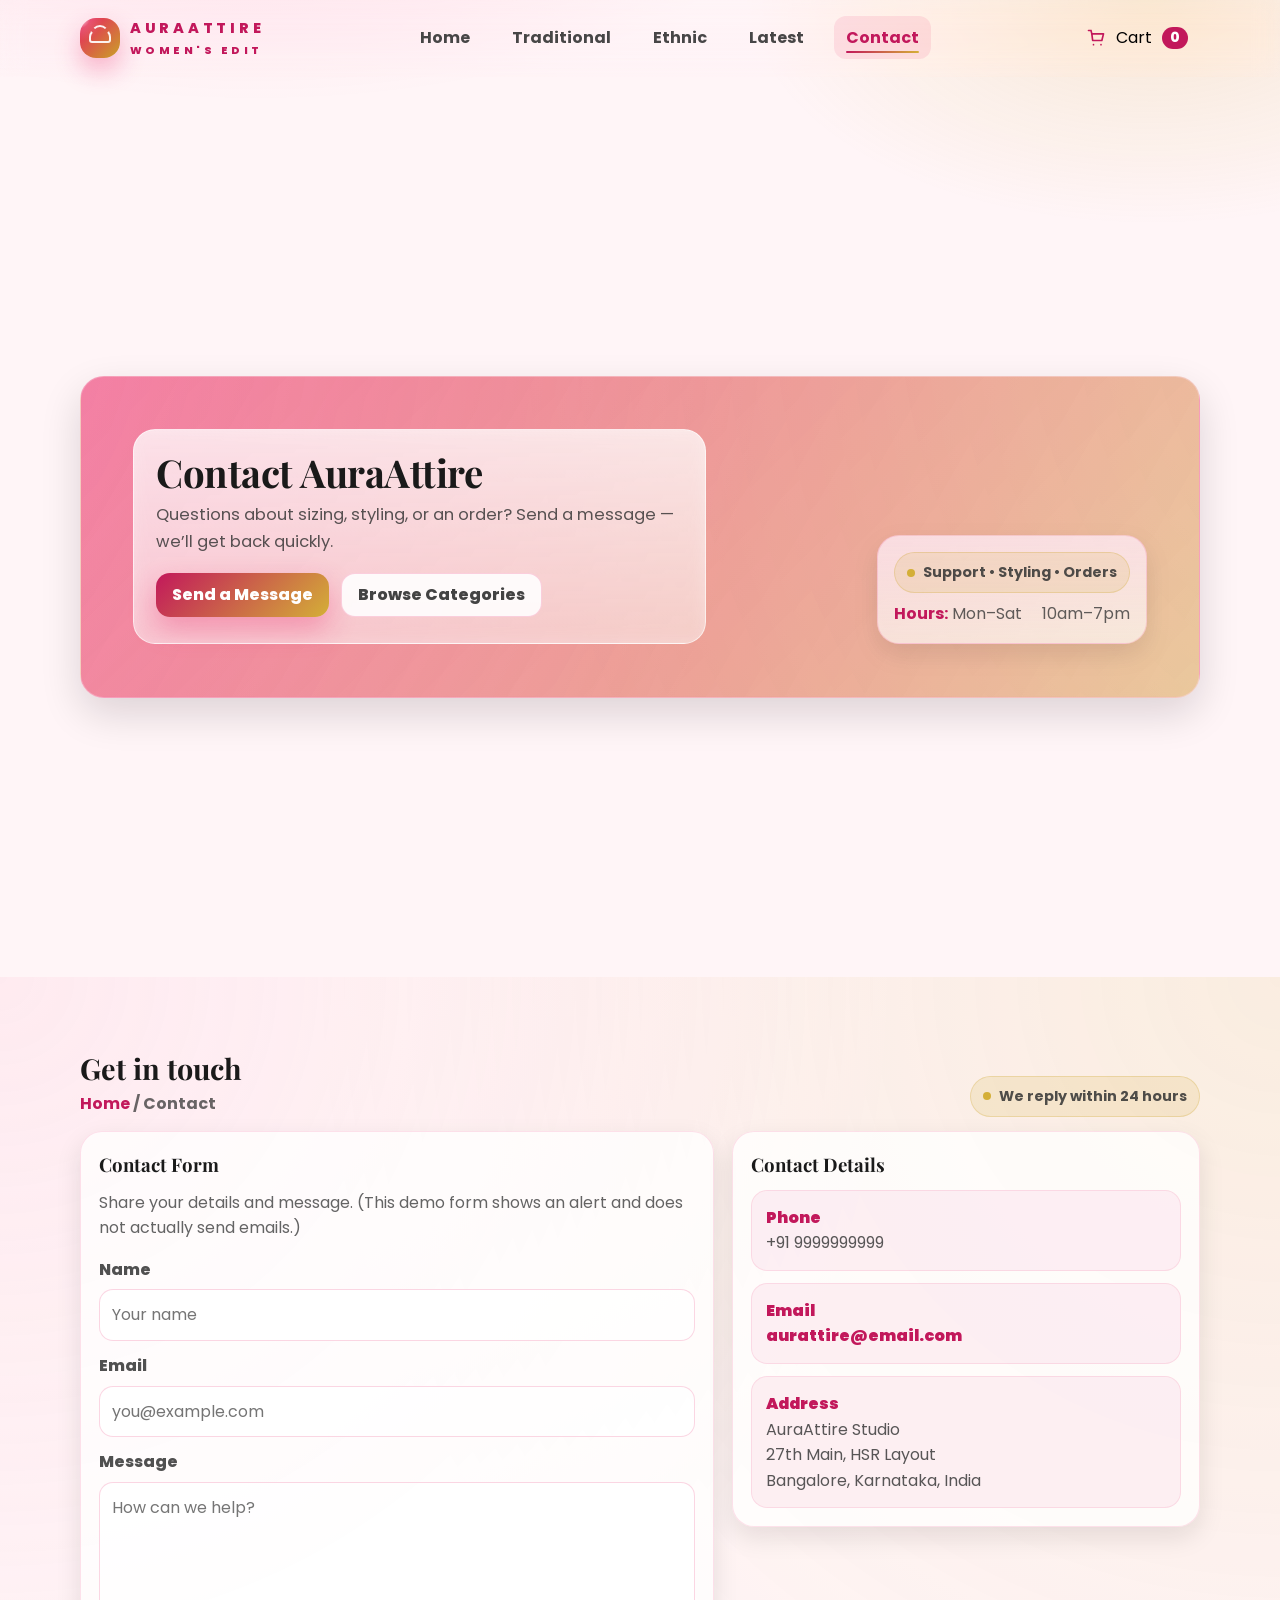
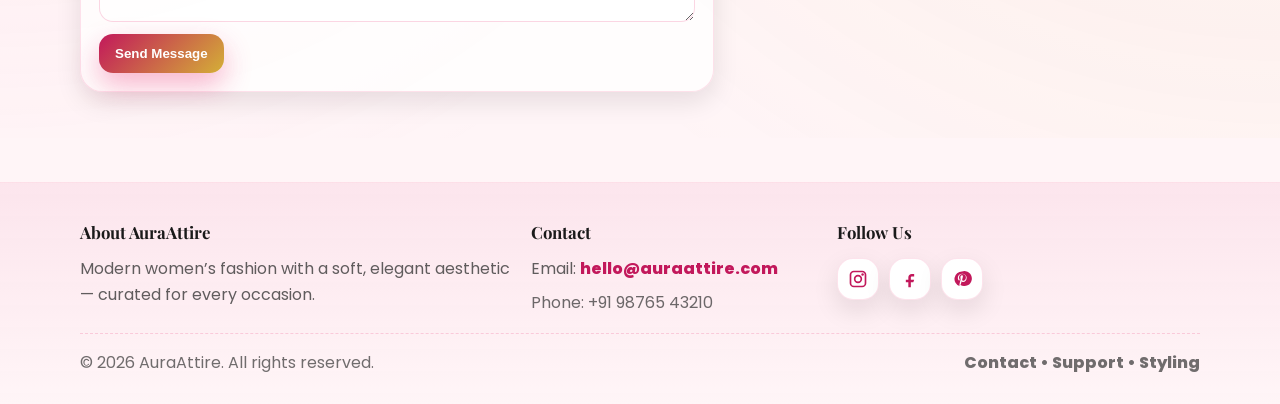
<file: contact.html>
<!doctype html>
<html lang="en">
  <head>
    <meta charset="UTF-8" />
    <meta name="viewport" content="width=device-width, initial-scale=1.0" />
    <title>AuraAttire | Contact</title>
    <link rel="preconnect" href="https://fonts.googleapis.com" />
    <link rel="preconnect" href="https://fonts.gstatic.com" crossorigin />
    <link
      href="https://fonts.googleapis.com/css2?family=Playfair+Display:wght@500;600;700;800&family=Poppins:wght@300;400;500;600;700;800&display=swap"
      rel="stylesheet"
    />
    <link rel="stylesheet" href="css/style.css" />
    <script defer src="js/script.js"></script>
  </head>
  <body>
    <a class="skip-link" href="#main">Skip to content</a>

    <header class="site-header">
      <div class="container nav" role="navigation" aria-label="Primary">
        <a class="logo" href="index.html" aria-label="AuraAttire home">
          <span class="logo-badge" aria-hidden="true"></span>
          <span class="logo-text-main">
            <span class="logo-wordmark">AuraAttire</span>
            <span class="logo-tagline">WOMEN'S EDIT</span>
          </span>
        </a>

        <button class="nav-toggle" type="button" aria-label="Open menu" aria-expanded="false">
          <span class="burger" aria-hidden="true">
            <span></span><span></span><span></span>
          </span>
        </button>

        <ul class="nav-links">
          <li><a href="index.html">Home</a></li>
          <li><a href="traditional.html">Traditional</a></li>
          <li><a href="ethnic.html">Ethnic</a></li>
          <li><a href="latest.html">Latest</a></li>
          <li><a class="active" href="contact.html">Contact</a></li>
        </ul>

        <div class="nav-right">
          <button class="cart cart-trigger" type="button" aria-label="Open cart">
            <svg class="cart-icon" viewBox="0 0 24 24" fill="none" aria-hidden="true">
              <path d="M7 7h14l-2 8H8L7 7Z" stroke="currentColor" stroke-width="2" stroke-linejoin="round" />
              <path d="M7 7 6 3H3" stroke="currentColor" stroke-width="2" stroke-linecap="round" />
              <path d="M9 21a1 1 0 1 0 0-2 1 1 0 0 0 0 2Z" fill="currentColor" />
              <path d="M18 21a1 1 0 1 0 0-2 1 1 0 0 0 0 2Z" fill="currentColor" />
            </svg>
            <span>Cart</span>
            <span id="cart-count" class="cart-count" aria-label="Items in cart">0</span>
          </button>
        </div>
      </div>
    </header>

    <main id="main">
      <div class="cart-overlay" aria-hidden="true">
        <aside class="cart-panel" aria-label="Shopping cart" aria-hidden="true">
          <header>
            <div>
              <h2>Your Cart</h2>
              <p class="cart-tagline">Review your AuraAttire favourites.</p>
            </div>
            <button class="cart-close" type="button" data-close-cart aria-label="Close cart">×</button>
          </header>
          <div class="cart-body">
            <p class="cart-empty">Your cart is empty. Add a few dresses you love.</p>
            <ul class="cart-items"></ul>
          </div>
          <div class="cart-summary">
            <div class="cart-summary-row">
              <span>Total</span>
              <strong class="cart-subtotal-amount">₹0</strong>
            </div>
            <div class="cart-actions">
              <button class="btn btn-outline" type="button" data-clear-cart>Clear</button>
              <button class="btn btn-primary" type="button" data-checkout>Proceed to Checkout</button>
            </div>
          </div>
        </aside>
      </div>
      <section class="hero">
        <div
          class="container hero-surface"
          style="
            --hero-image: url('https://images.unsplash.com/photo-1520975940101-3d0e38f8a1a2?auto=format&fit=crop&w=1600&q=80');
          "
        >
          <div class="hero-inner" style="min-height: 280px">
            <div class="hero-copy">
              <h1>Contact AuraAttire</h1>
              <p>Questions about sizing, styling, or an order? Send a message — we’ll get back quickly.</p>
              <div class="hero-cta">
                <a class="btn btn-primary btn-wide" href="#contact">Send a Message</a>
                <a class="btn btn-outline btn-wide" href="index.html#categories">Browse Categories</a>
              </div>
            </div>
            <div class="hero-aside" aria-hidden="true">
              <div class="hero-chip">
                <div class="badge"><span class="dot"></span> Support • Styling • Orders</div>
                <div class="line"><span><strong>Hours:</strong> Mon–Sat</span><span>10am–7pm</span></div>
              </div>
            </div>
          </div>
        </div>
      </section>

      <section class="section" id="contact">
        <div class="container">
          <div class="page-title">
            <div>
              <h1>Get in touch</h1>
              <div class="crumb"><a href="index.html">Home</a> / Contact</div>
            </div>
            <span class="badge"><span class="dot"></span> We reply within 24 hours</span>
          </div>

          <div class="contact-wrap" style="margin-top: 14px">
            <div class="panel">
              <h3 style="margin: 0 0 10px">Contact Form</h3>
              <p style="margin: 0 0 16px; color: rgba(51, 51, 51, 0.76)">
                Share your details and message. (This demo form shows an alert and does not actually send emails.)
              </p>

              <form data-contact-form>
                <div class="field">
                  <label for="name">Name</label>
                  <input id="name" name="name" type="text" placeholder="Your name" autocomplete="name" required />
                </div>
                <div class="field">
                  <label for="email">Email</label>
                  <input id="email" name="email" type="email" placeholder="you@example.com" autocomplete="email" required />
                </div>
                <div class="field">
                  <label for="message">Message</label>
                  <textarea id="message" name="message" placeholder="How can we help?" required></textarea>
                </div>
                <button class="btn btn-primary btn-wide" type="submit">Send Message</button>
              </form>
            </div>

            <aside class="panel" aria-label="Contact information">
              <h3 style="margin: 0 0 10px">Contact Details</h3>
              <div class="info-list">
                <div class="info-item">
                  <div class="k">Phone</div>
                  <div class="v">+91 9999999999</div>
                </div>
                <div class="info-item">
                  <div class="k">Email</div>
                  <div class="v">
                    <a href="mailto:aurattire@email.com" style="color: var(--primary); font-weight: 850">aurattire@email.com</a>
                  </div>
                </div>
                <div class="info-item">
                  <div class="k">Address</div>
                  <div class="v">
                    AuraAttire Studio<br />
                    27th Main, HSR Layout<br />
                    Bangalore, Karnataka, India
                  </div>
                </div>
              </div>
            </aside>
          </div>
        </div>
      </section>

      <footer class="footer">
        <div class="container">
          <div class="footer-grid">
            <div>
              <h3>About AuraAttire</h3>
              <p>Modern women’s fashion with a soft, elegant aesthetic — curated for every occasion.</p>
            </div>
            <div>
              <h3>Contact</h3>
              <p>
                Email:
                <a href="mailto:hello@auraattire.com" style="color: var(--primary); font-weight: 800">hello@auraattire.com</a>
              </p>
              <p style="margin-top: 8px; color: rgba(51, 51, 51, 0.72)">Phone: +91 98765 43210</p>
            </div>
            <div>
              <h3>Follow Us</h3>
              <div class="social" aria-label="Social links">
                <a href="#" aria-label="Instagram">
                  <svg viewBox="0 0 24 24" fill="none" aria-hidden="true">
                    <path
                      d="M7 3h10a4 4 0 0 1 4 4v10a4 4 0 0 1-4 4H7a4 4 0 0 1-4-4V7a4 4 0 0 1 4-4Z"
                      stroke="currentColor"
                      stroke-width="2"
                    />
                    <path
                      d="M12 16a4 4 0 1 0 0-8 4 4 0 0 0 0 8Z"
                      stroke="currentColor"
                      stroke-width="2"
                    />
                    <path d="M17.5 6.5h.01" stroke="currentColor" stroke-width="3" stroke-linecap="round" />
                  </svg>
                </a>
                <a href="#" aria-label="Facebook">
                  <svg viewBox="0 0 24 24" fill="none" aria-hidden="true">
                    <path
                      d="M14 9h3V6h-3c-2.2 0-4 1.8-4 4v3H7v3h3v6h3v-6h3l1-3h-4v-3c0-.6.4-1 1-1Z"
                      fill="currentColor"
                    />
                  </svg>
                </a>
                <a href="#" aria-label="Pinterest">
                  <svg viewBox="0 0 24 24" fill="none" aria-hidden="true">
                    <path
                      d="M12 3a9 9 0 0 0-3 17.5c-.1-.8-.1-2 .1-2.9l1.3-5.4S10.1 11 10.1 10c0-1.4.8-2.4 1.8-2.4.8 0 1.2.6 1.2 1.4 0 .9-.5 2.2-.8 3.4-.2 1 .4 1.8 1.4 1.8 1.7 0 3-1.8 3-4.3 0-2.2-1.6-3.8-4-3.8-2.7 0-4.3 2-4.3 4.1 0 .8.3 1.7.7 2.2.1.1.1.2.1.3l-.3 1.1c0 .2-.2.2-.3.1-1-.5-1.6-2-1.6-3.2 0-2.6 1.9-5 5.5-5 2.9 0 5.1 2.1 5.1 4.8 0 2.9-1.8 5.2-4.3 5.2-.8 0-1.6-.4-1.8-.9l-.5 2c-.2.8-.6 1.8-.9 2.4A9 9 0 1 0 12 3Z"
                      fill="currentColor"
                    />
                  </svg>
                </a>
              </div>
            </div>
          </div>

          <div class="footnote">
            <span>© <span id="year">2026</span> AuraAttire. All rights reserved.</span>
            <span style="font-weight: 750">Contact • Support • Styling</span>
          </div>
        </div>
      </footer>
    </main>

    <script>
      document.getElementById("year").textContent = String(new Date().getFullYear());
    </script>
  </body>
</html>
</file>
<file: css/style.css>
:root{
  --primary:#C2185B;
  --primary-deep:#8C1341;
  --secondary:#F8BBD0;
  --accent:#D4AF37;
  --accent-soft:rgba(201,162,39,.18);
  --text:#1A1A1A;
  --bg:#FFF5F7;
  --card:#ffffff;
  --muted:#6b6b6b;
  --shadow:0 16px 40px rgba(15, 5, 20, .14);
  --shadow-soft:0 10px 26px rgba(15, 5, 20, .10);
  --radius:22px;
  --radius-sm:16px;
  --max:1120px;
  --hero-parallax:0px;
}

*{box-sizing:border-box}
html{
  scroll-behavior:smooth;
}
html,body{
  min-height:100%;
}
body{
  margin:0;
  font-family:"Poppins", system-ui, -apple-system, BlinkMacSystemFont, "Segoe UI", sans-serif;
  color:var(--text);
  background:
    radial-gradient(1100px 550px at 20% -10%, rgba(233,30,99,.14), transparent 55%),
    radial-gradient(900px 500px at 90% 0%, rgba(201,162,39,.16), transparent 45%),
    var(--bg);
  line-height:1.6;
  -webkit-font-smoothing:antialiased;
  transition:background .6s ease, color .3s ease;
}

html:not(.page-ready) body{
  opacity:0;
  transform:translateY(8px);
}
html.page-ready body{
  opacity:1;
  transform:translateY(0);
  transition:opacity .55s ease, transform .55s ease;
}

h1,h2,h3{
  font-family:"Playfair Display", "Times New Roman", serif;
}

img{max-width:100%; display:block}
a{color:inherit; text-decoration:none}

.container{
  width:min(var(--max), calc(100% - 40px));
  margin-inline:auto;
}

.skip-link{
  position:absolute;
  left:-999px;
  top:0;
  padding:10px 12px;
  background:var(--card);
  border-radius:10px;
  box-shadow:var(--shadow-soft);
  z-index:1000;
}
.skip-link:focus{left:16px; top:16px}

/* Header / Nav */
.site-header{
  position:sticky;
  top:0;
  z-index:50;
  backdrop-filter:saturate(140%) blur(12px);
  -webkit-backdrop-filter:saturate(140%) blur(12px);
  background:linear-gradient(180deg, rgba(255,245,247,.02), rgba(255,245,247,.08));
  border-bottom:1px solid transparent;
  transition:background .28s ease, box-shadow .28s ease, border-color .28s ease, transform .18s ease;
}
html.is-scrolled .site-header{
  background:rgba(255,245,247,.94);
  border-color:rgba(233,30,99,.10);
  box-shadow:0 10px 30px rgba(15,5,20,.10);
}
.nav{
  height:76px;
  display:flex;
  align-items:center;
  justify-content:space-between;
  gap:16px;
}
.logo{
  font-weight:800;
  letter-spacing:.22em;
  font-size:1.32rem;
  display:flex;
  align-items:center;
  gap:10px;
  text-transform:uppercase;
}
.logo span{color:var(--primary)}
.logo-badge{
  position:relative;
  width:40px; height:40px;
  border-radius:16px;
  background:radial-gradient(circle at 0 0, #fff 0, rgba(255,255,255,.15) 18%, transparent 40%),
             linear-gradient(135deg, rgba(233,30,99,1), rgba(201,162,39,1));
  box-shadow:0 12px 26px rgba(233,30,99,.32);
  flex-shrink:0;
}
.logo-badge::before,
.logo-badge::after{
  content:"";
  position:absolute;
  left:50%;
  transform:translateX(-50%);
}
.logo-badge::before{
  top:11px;
  width:18px;
  height:10px;
  border-radius:8px 8px 3px 3px;
  border:2px solid rgba(255,255,255,.92);
  border-top-color:transparent;
}
.logo-badge::after{
  top:7px;
  width:14px;
  height:8px;
  border-radius:10px 10px 0 0;
  border-top:2px solid rgba(255,255,255,.92);
  border-left:2px solid transparent;
  border-right:2px solid transparent;
}
.logo-text-main{
  display:flex;
  flex-direction:column;
  gap:2px;
}
.logo-wordmark{
  letter-spacing:.26em;
  font-size:.9rem;
}
.logo-tagline{
  font-size:.68rem;
  letter-spacing:.32em;
  text-transform:uppercase;
  color:rgba(51,51,51,.7);
}

.nav-links{
  list-style:none;
  display:flex;
  align-items:center;
  gap:18px;
  margin:0;
  padding:0;
}
.nav-links a{
  position:relative;
  font-weight:650;
  color:rgba(51,51,51,.9);
  padding:10px 12px;
  border-radius:12px;
  transition:transform .2s ease, background .2s ease, color .2s ease;
}
.nav-links a::after{
  content:"";
  position:absolute;
  left:12px;
  right:12px;
  bottom:6px;
  height:2px;
  border-radius:999px;
  background:linear-gradient(90deg, var(--primary), var(--accent));
  transform-origin:left;
  transform:scaleX(0);
  opacity:0;
  transition:transform .22s ease, opacity .22s ease;
}
.nav-links a:hover{
  background:rgba(233,30,99,.04);
  color:var(--primary);
  transform:translateY(-1px);
}
.nav-links a.active{
  background:rgba(233,30,99,.10);
  color:var(--primary);
}
.nav-links a:hover::after,
.nav-links a.active::after{
  transform:scaleX(1);
  opacity:1;
}

.nav-right{
  display:flex;
  align-items:center;
  gap:10px;
}
.cart{
  display:flex;
  align-items:center;
  gap:10px;
  padding:10px 12px;
  border-radius:14px;
  background:rgba(252,228,236,.70);
  border:1px solid rgba(233,30,99,.10);
}
.cart-trigger{
  cursor:pointer;
  border:none;
  background:transparent;
  font:inherit;
}
.cart-trigger:hover{
  box-shadow:0 10px 24px rgba(233,30,99,.25);
  transform:translateY(-1px);
}
.cart-icon{
  width:20px; height:20px;
  color:var(--primary);
}
.cart-count{
  min-width:26px;
  height:22px;
  padding:0 8px;
  display:inline-flex;
  align-items:center;
  justify-content:center;
  border-radius:999px;
  background:var(--primary);
  color:white;
  font-weight:800;
  font-size:.85rem;
  transition:transform .18s ease;
}
.cart-count.bump{transform:scale(1.12)}

.nav-toggle{
  display:none;
  width:44px; height:44px;
  border-radius:14px;
  border:1px solid rgba(233,30,99,.12);
  background:rgba(255,255,255,.65);
  cursor:pointer;
  align-items:center;
  justify-content:center;
  transition:transform .2s ease, background .2s ease;
}
.nav-toggle:hover{transform:translateY(-1px); background:white}
.burger{
  width:18px; height:14px;
  position:relative;
}
.burger span{
  position:absolute;
  left:0; right:0;
  height:2px;
  background:rgba(51,51,51,.85);
  border-radius:999px;
  transition:transform .2s ease, top .2s ease, opacity .2s ease, width .2s ease;
}
.burger span:nth-child(1){top:0}
.burger span:nth-child(2){top:6px}
.burger span:nth-child(3){top:12px}

body.nav-open .burger span:nth-child(1){top:6px; transform:rotate(45deg)}
body.nav-open .burger span:nth-child(2){opacity:0}
body.nav-open .burger span:nth-child(3){top:6px; transform:rotate(-45deg)}

/* Hero */
.hero{
  position:relative;
  padding:80px 0 60px;
  min-height:100vh;
  display:flex;
  align-items:center;
}
.hero-surface{
  position:relative;
  border-radius:24px;
  overflow:hidden;
  box-shadow:var(--shadow);
  border:1px solid rgba(233,30,99,.10);
  background:
    linear-gradient(120deg, rgba(233,30,99,.35), rgba(201,162,39,.22)),
    var(--hero-image, none);
  background-size:cover;
  background-position:center calc(50% + var(--hero-parallax));
}
.hero-surface::before{
  content:"";
  position:absolute;
  inset:-30%;
  background:
    radial-gradient(circle at 0 0, rgba(255,255,255,.32), transparent 55%),
    radial-gradient(circle at 100% 0, rgba(255,255,255,.16), transparent 55%),
    linear-gradient(135deg, rgba(233,30,99,.58), rgba(201,162,39,.36));
  mix-blend-mode:soft-light;
  opacity:.8;
  pointer-events:none;
  animation:heroGradient 16s ease-in-out infinite alternate;
}
.hero-inner{
  display:grid;
  grid-template-columns: 1.15fr .85fr;
  gap:18px;
  padding:52px;
  min-height:420px;
  align-items:end;
  position:relative;
  z-index:1;
}
.hero-copy{
  padding:22px 22px 26px;
  border-radius:22px;
  background:linear-gradient(180deg, rgba(255,255,255,.82), rgba(255,255,255,.62));
  border:1px solid rgba(255,255,255,.6);
  backdrop-filter: blur(8px);
  -webkit-backdrop-filter: blur(8px);
}
.hero h1{
  margin:0 0 10px;
  font-size:clamp(2.2rem, 3vw, 3.2rem);
  line-height:1.05;
  letter-spacing:-.5px;
}
.hero p{
  margin:0 0 18px;
  color:rgba(51,51,51,.82);
  font-size:1.03rem;
}
.hero-cta{
  display:flex;
  gap:12px;
  flex-wrap:wrap;
}

.hero-aside{
  align-self:stretch;
  display:flex;
  align-items:flex-end;
  justify-content:flex-end;
}
.hero-chip{
  max-width:320px;
  margin-left:auto;
  padding:16px 16px;
  border-radius:22px;
  background:linear-gradient(180deg, rgba(252,228,236,.86), rgba(255,255,255,.62));
  border:1px solid rgba(233,30,99,.14);
  box-shadow:var(--shadow-soft);
}
.hero-chip strong{color:var(--primary)}
.hero-chip .line{
  display:flex;
  align-items:center;
  justify-content:space-between;
  gap:12px;
  margin-top:8px;
  color:rgba(51,51,51,.78);
}
.badge{
  display:inline-flex;
  align-items:center;
  gap:8px;
  padding:8px 12px;
  border-radius:999px;
  background:rgba(201,162,39,.14);
  border:1px solid rgba(201,162,39,.25);
  font-weight:700;
  color:rgba(51,51,51,.86);
  font-size:.9rem;
}
.dot{
  width:8px; height:8px;
  border-radius:999px;
  background:var(--accent);
}

/* Sections */
.section{
  padding:46px 0;
  position:relative;
  isolation:isolate;
}
.section::before{
  content:"";
  position:absolute;
  inset:0;
  background:
    radial-gradient(circle at 0 0, rgba(252,187,208,.26), transparent 60%),
    radial-gradient(circle at 100% 0, rgba(212,175,55,.18), transparent 65%);
  opacity:.65;
  mix-blend-mode:soft-light;
  z-index:-1;
  animation:sectionGlow 24s ease-in-out infinite alternate;
}
.section-head{
  display:flex;
  align-items:flex-end;
  justify-content:space-between;
  gap:18px;
  margin-bottom:18px;
}
.section-head h2{
  margin:0;
  font-size:1.6rem;
  letter-spacing:-.3px;
}
.section-head p{
  margin:0;
  color:rgba(51,51,51,.76);
  max-width:54ch;
}

/* Cards / Grids */
.grid{
  display:grid;
  gap:18px;
}
.grid.cols-3{grid-template-columns:repeat(3, 1fr)}
.grid.products{grid-template-columns:repeat(3, 1fr)}

.card{
  background:linear-gradient(135deg, rgba(255,255,255,.86), rgba(255,255,255,.72));
  border-radius:var(--radius);
  box-shadow:var(--shadow-soft);
  border:1px solid rgba(233,30,99,.10);
  overflow:hidden;
  transition:transform .22s ease, box-shadow .22s ease, border-color .22s ease, background .22s ease;
  backdrop-filter:blur(20px);
}
.card:hover{
  transform:translateY(-6px);
  box-shadow:0 16px 40px rgba(20, 10, 20, .14);
  border-color:rgba(233,30,99,.18);
}

.category-card .thumb{
  height:420px;
  position:relative;
  overflow:hidden;
}
.category-card img{
  width:100%;
  height:100%;
  object-fit:cover;
  transform:scale(1.03);
  transition:transform .35s ease;
  filter:saturate(1.05);
  object-position:top;
}
.category-card::after{
  content:"";
  position:absolute;
  inset:0;
  background:linear-gradient(180deg, transparent 20%, rgba(10,0,10,.65));
  opacity:.9;
  transition:opacity .35s ease;
  pointer-events:none;
}
.category-card .content{
  position:absolute;
  inset:auto 18px 18px;
  display:flex;
  align-items:center;
  justify-content:space-between;
  gap:12px;
  color:#fff;
}
.category-card h3{
  margin:0;
  font-size:1.08rem;
  letter-spacing:.06em;
  text-transform:uppercase;
}
.arrow{
  width:42px; height:42px;
  border-radius:16px;
  display:grid;
  place-items:center;
  background:rgba(233,30,99,.10);
  color:var(--primary);
  transition:transform .2s ease, background .2s ease;
}
.category-card:hover .arrow{transform:translateX(2px); background:rgba(233,30,99,.14)}

.product-card .thumb{
  height:auto;
  overflow:hidden;
  position:relative;
  background:rgba(252,228,236,.55);
}
.product-card img{
 width:100%;
  height:auto;
  object-fit:contain;
  transition:transform .35s ease;
}
.product-card:hover img{transform:scale(1.08)}
.product-card .content{
  padding:16px;
}
.product-card h3{
  margin:0 0 6px;
  font-size:1.05rem;
  letter-spacing:-.2px;
}
.price{
  display:flex;
  align-items:center;
  gap:10px;
  margin:0 0 14px;
  color:rgba(51,51,51,.80);
  font-weight:700;
}
.price span{
  font-size:1.05rem;
  color:var(--primary);
}
.actions{
  display:flex;
  gap:10px;
}

/* Buttons */
.btn{
  border:none;
  border-radius:14px;
  padding:11px 14px;
  font-weight:800;
  cursor:pointer;
  transition:transform .18s ease, box-shadow .18s ease, background .18s ease, color .18s ease, border-color .18s ease;
  display:inline-flex;
  align-items:center;
  justify-content:center;
  gap:10px;
  line-height:1;
  user-select:none;
  position:relative;
  overflow:hidden;
}
.btn::after{
  content:"";
  position:absolute;
  inset:0;
  background:radial-gradient(circle at center, rgba(255,255,255,.35), transparent 55%);
  opacity:0;
  transform:scale(0.8);
  transition:opacity .25s ease, transform .25s ease;
}
.btn:active{transform:translateY(1px)}
.btn-primary{
  background:linear-gradient(135deg, var(--primary), var(--accent));
  color:white;
  box-shadow:0 12px 28px rgba(233,30,99,.32);
}
.btn-primary:hover{
  box-shadow:0 16px 36px rgba(233,30,99,.4);
  background:linear-gradient(135deg, var(--primary-deep), var(--accent));
}
.btn-primary:hover::after,
.btn-outline:hover::after{
  opacity:1;
  transform:scale(1);
}
.btn-outline{
  background:rgba(255,255,255,.9);
  color:rgba(51,51,51,.92);
  border:1px solid rgba(233,30,99,.20);
}
.btn-outline:hover{
  background:rgba(233,30,99,.06);
  border-color:rgba(233,30,99,.30);
  color:var(--primary);
}
.btn-wide{padding:13px 16px}

/* Page heading */
.page-title{
  display:flex;
  align-items:flex-end;
  justify-content:space-between;
  gap:16px;
  margin:22px 0 6px;
}
.page-title h1{margin:0; font-size:1.8rem}
.crumb{
  color:rgba(51,51,51,.74);
  font-weight:650;
}
.crumb a{color:var(--primary)}

/* Contact */
.contact-wrap{
  display:grid;
  grid-template-columns: 1.15fr .85fr;
  gap:18px;
  align-items:start;
}
.panel{
  background:rgba(255,255,255,.75);
  border:1px solid rgba(233,30,99,.12);
  border-radius:var(--radius);
  box-shadow:var(--shadow-soft);
  padding:18px;
}
form .field{
  display:flex;
  flex-direction:column;
  gap:7px;
  margin-bottom:12px;
}
label{font-weight:750; color:rgba(51,51,51,.86)}
input, textarea{
  width:100%;
  padding:12px 12px;
  border-radius:14px;
  border:1px solid rgba(233,30,99,.18);
  background:rgba(255,255,255,.86);
  outline:none;
  font:inherit;
}
textarea{min-height:140px; resize:vertical}
input:focus, textarea:focus{border-color:rgba(233,30,99,.40); box-shadow:0 0 0 4px rgba(233,30,99,.10)}

.info-list{
  display:grid;
  gap:12px;
}
.info-item{
  padding:14px;
  border-radius:16px;
  background:rgba(252,228,236,.55);
  border:1px solid rgba(233,30,99,.10);
}
.info-item .k{font-weight:850; color:var(--primary)}
.info-item .v{color:rgba(51,51,51,.82)}

/* Footer */
.footer{
  margin-top:44px;
  padding:36px 0 28px;
  background:linear-gradient(180deg, rgba(252,228,236,.96), rgba(255,245,247,1));
  border-top:1px solid rgba(233,30,99,.10);
}
.footer-grid{
  display:grid;
  grid-template-columns: 1.2fr .8fr 1fr;
  gap:16px;
}
.footer h3{
  margin:0 0 10px;
  font-size:1.05rem;
}
.footer p{margin:0; color:rgba(51,51,51,.78)}
.social{
  display:flex;
  gap:10px;
  margin-top:12px;
}
.social a{
  width:42px; height:42px;
  border-radius:16px;
  display:grid;
  place-items:center;
  background:white;
  border:1px solid rgba(233,30,99,.12);
  box-shadow:var(--shadow-soft);
  transition:transform .18s ease, background .18s ease;
}
.social a:hover{transform:translateY(-2px); background:rgba(233,30,99,.07)}
.social svg{width:20px; height:20px; color:var(--primary)}
.footnote{
  margin-top:18px;
  padding-top:16px;
  border-top:1px dashed rgba(233,30,99,.18);
  display:flex;
  justify-content:space-between;
  gap:12px;
  color:rgba(51,51,51,.70);
  flex-wrap:wrap;
}

/* Cart drawer */
.cart-overlay{
  position:fixed;
  inset:0;
  background:rgba(15,5,20,.25);
  backdrop-filter:blur(12px);
  -webkit-backdrop-filter:blur(12px);
  opacity:0;
  pointer-events:none;
  transition:opacity .25s ease;
  z-index:60;
}
.cart-panel{
  position:fixed;
  top:0;
  right:0;
  width:min(360px, 100%);
  height:100%;
  background:linear-gradient(180deg, rgba(255,255,255,.95), rgba(252,228,236,.96));
  box-shadow:-16px 0 40px rgba(15,5,20,.25);
  padding:20px 18px 18px;
  transform:translateX(100%);
  transition:transform .3s ease;
  display:flex;
  flex-direction:column;
  gap:14px;
}
.cart-panel header{
  display:flex;
  justify-content:space-between;
  align-items:center;
  gap:12px;
}
.cart-panel h2{
  margin:0;
  font-size:1.1rem;
}
.cart-tagline{
  margin:0;
  font-size:.8rem;
  color:rgba(51,51,51,.7);
}
.cart-close{
  border:none;
  background:rgba(255,255,255,.9);
  border-radius:999px;
  width:30px;
  height:30px;
  display:grid;
  place-items:center;
  cursor:pointer;
  font-size:1.2rem;
  line-height:1;
}
.cart-body{
  flex:1;
  min-height:0;
  overflow:auto;
  padding-right:4px;
}
.cart-items{
  list-style:none;
  margin:0;
  padding:0;
  display:grid;
  gap:10px;
}
.cart-line{
  display:flex;
  align-items:flex-start;
  justify-content:space-between;
  gap:8px;
  padding:10px 10px;
  border-radius:14px;
  background:rgba(255,255,255,.9);
  border:1px solid rgba(233,30,99,.14);
}
.cart-line .name{
  font-weight:700;
}
.cart-line .meta{
  font-size:.9rem;
  color:rgba(51,51,51,.7);
}
.remove-line{
  border:none;
  background:transparent;
  cursor:pointer;
  font-size:1.1rem;
  line-height:1;
  padding:0 4px;
  color:rgba(51,51,51,.6);
}
.cart-empty{
  padding:10px 2px;
  font-size:.9rem;
  color:rgba(51,51,51,.7);
}
.cart-summary{
  border-top:1px dashed rgba(233,30,99,.25);
  padding-top:10px;
  margin-top:8px;
  display:grid;
  gap:8px;
  font-size:.9rem;
  position:sticky;
  bottom:0;
  background:linear-gradient(180deg, rgba(255,255,255,.96), rgba(252,228,236,.98));
}
.cart-summary-row{
  display:flex;
  justify-content:space-between;
  align-items:center;
}
.cart-summary-row strong{
  font-size:1rem;
}
.cart-actions{
  display:flex;
  gap:8px;
  margin-top:6px;
}
.cart-actions .btn{
  flex:1;
}

body.cart-open .cart-overlay{
  opacity:1;
  pointer-events:auto;
}
body.cart-open .cart-panel{
  transform:translateX(0);
}

body.cart-open{
  overflow:hidden;
}

/* Animations & reveal */
.hero-copy,
.hero-aside{
  opacity:0;
  transform:translateY(18px);
  animation:heroContentIn .8s ease forwards;
}
.hero-aside{animation-delay:.15s}

.reveal-on-scroll{
  opacity:0;
  transform:translateY(26px);
  transition:opacity .6s ease, transform .6s ease;
}
.reveal-on-scroll.in-view{
  opacity:1;
  transform:translateY(0);
}
.grid.products .card.reveal-on-scroll:nth-child(2){transition-delay:.05s}
.grid.products .card.reveal-on-scroll:nth-child(3){transition-delay:.1s}
.grid.products .card.reveal-on-scroll:nth-child(4){transition-delay:.15s}
.grid.products .card.reveal-on-scroll:nth-child(5){transition-delay:.2s}
.grid.products .card.reveal-on-scroll:nth-child(6){transition-delay:.25s}

@keyframes heroGradient{
  0%{
    transform:translate3d(0,0,0) scale(1.05);
    opacity:.85;
  }
  50%{
    transform:translate3d(-3%, -2%, 0) scale(1.08);
    opacity:.95;
  }
  100%{
    transform:translate3d(3%, 2%, 0) scale(1.05);
    opacity:.9;
  }
}

@keyframes heroContentIn{
  from{
    opacity:0;
    transform:translateY(22px) scale(.98);
  }
  to{
    opacity:1;
    transform:translateY(0) scale(1);
  }
}

@keyframes sectionGlow{
  0%{
    transform:translate3d(0,0,0);
  }
  50%{
    transform:translate3d(-4%, 2%, 0);
  }
  100%{
    transform:translate3d(4%, -2%, 0);
  }
}

/* Responsive */
@media (max-width: 960px){
  .hero-inner{grid-template-columns: 1fr; padding:34px; min-height:unset}
  .hero-aside{justify-content:flex-start}
  .grid.products{grid-template-columns:repeat(2, 1fr)}
  .grid.cols-3{grid-template-columns:repeat(2, 1fr)}
  .contact-wrap{grid-template-columns:1fr}
  .footer-grid{grid-template-columns:1fr; gap:18px}
}

@media (max-width: 720px){
  .nav-toggle{display:inline-flex}
  .nav-links{
    position:fixed;
    top:76px;
    left:14px;
    right:14px;
    background:rgba(255,255,255,.92);
    border:1px solid rgba(233,30,99,.12);
    box-shadow:var(--shadow);
    border-radius:22px;
    padding:12px;
    display:none;
    flex-direction:column;
    gap:6px;
  }
  body.nav-open .nav-links{display:flex}
  .nav-links a{width:100%}
  .grid.products{grid-template-columns:1fr}
  .grid.cols-3{grid-template-columns:1fr}
  .hero{padding:42px 0 22px}
}
</file>
